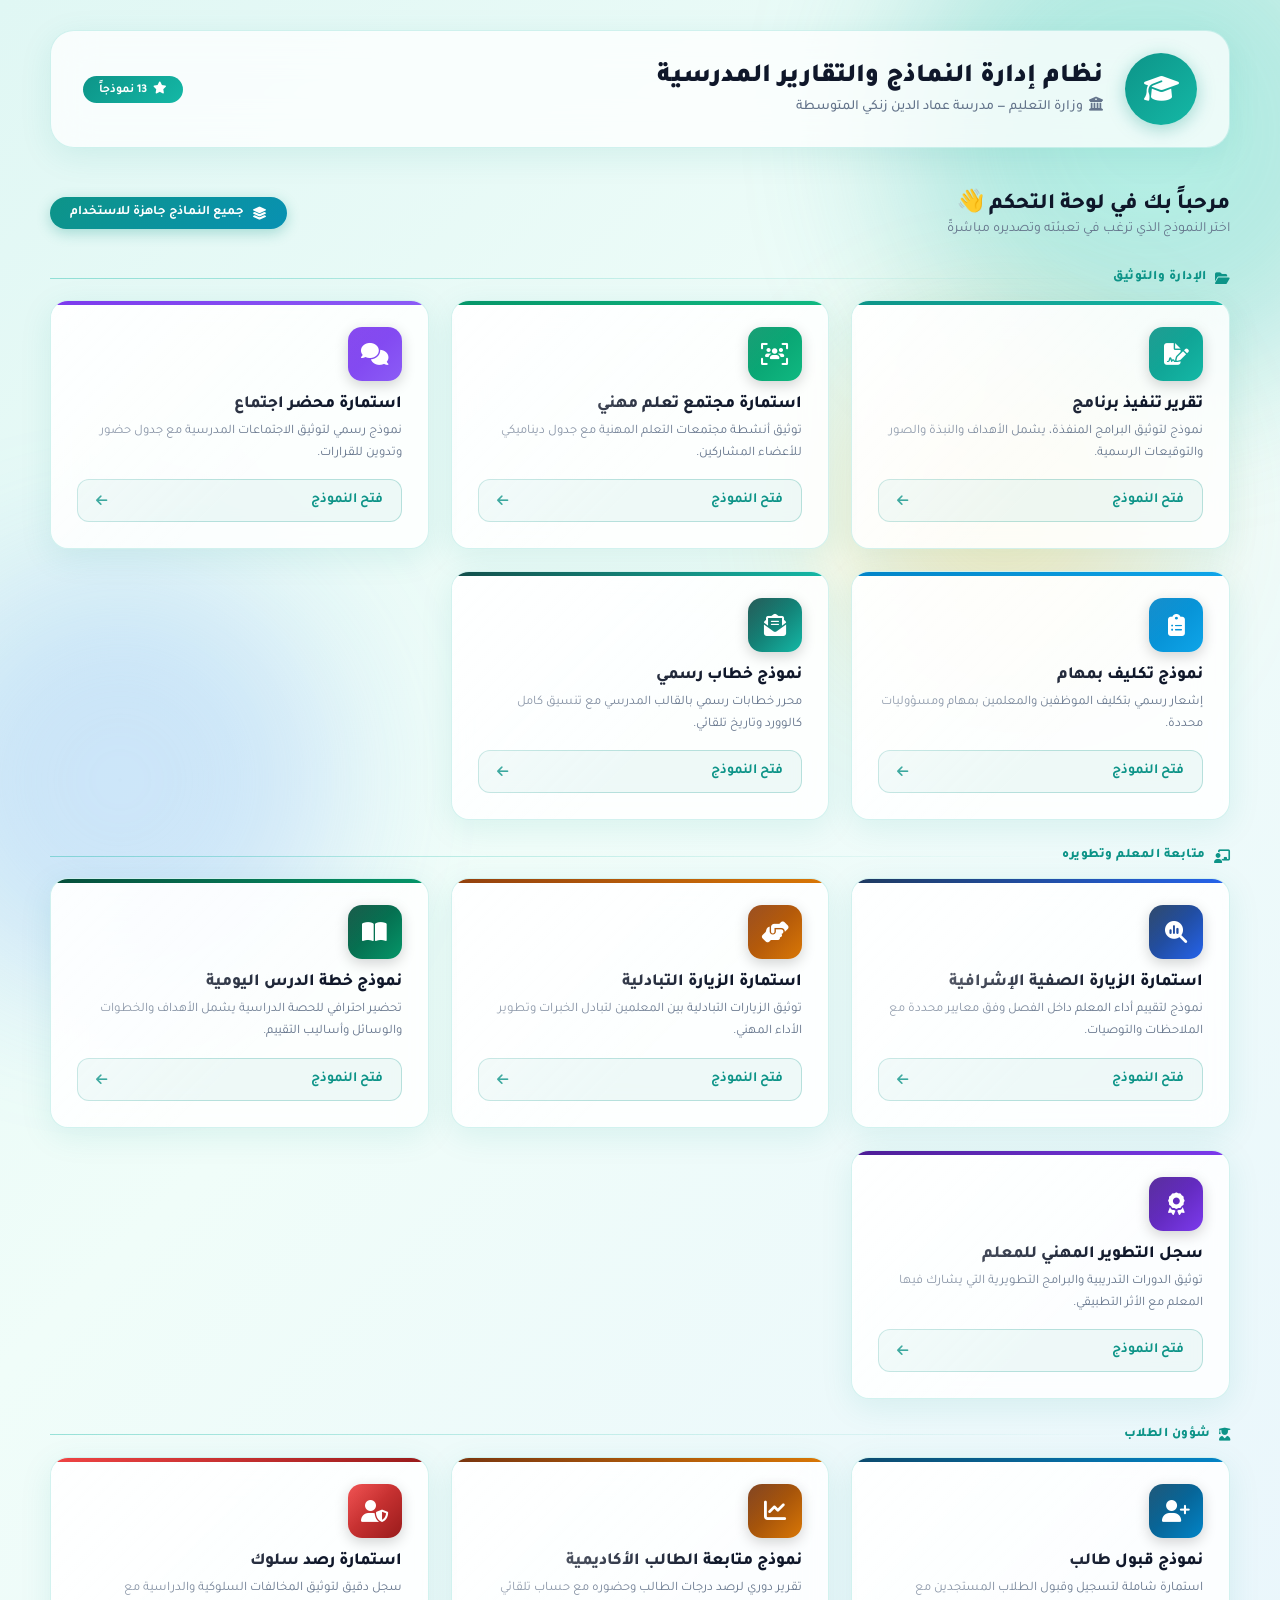
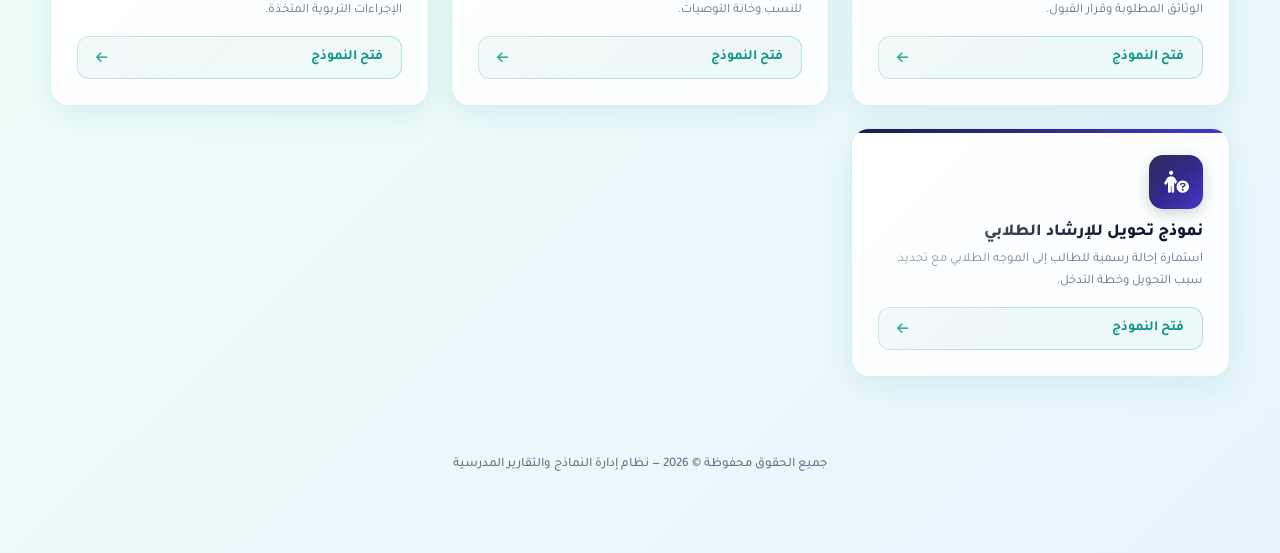
<file: index.html>
<!DOCTYPE html>
<html lang="ar" dir="rtl">
<head>
  <meta charset="UTF-8">
  <meta name="viewport" content="width=device-width, initial-scale=1.0">
  <title>نظام إدارة النماذج والتقارير المدرسية</title>
  <link href="https://fonts.googleapis.com/css2?family=Tajawal:wght@400;500;700;800;900&display=swap" rel="stylesheet">
  <link rel="stylesheet" href="https://cdnjs.cloudflare.com/ajax/libs/font-awesome/6.4.2/css/all.min.css">
  <link rel="manifest" href="./manifest.json">
  <style>
    :root {
      --primary: #0d9488;
      --primary-dark: #0f766e;
      --accent: #14b8a6;
      --bg: #f0fdf9;
      --card-bg: rgba(255,255,255,0.85);
      --text: #0f172a;
      --muted: #64748b;
      --border: rgba(20,184,166,0.18);
      --shadow: 0 8px 32px rgba(13,148,136,0.10);
      --shadow-hover: 0 20px 48px rgba(13,148,136,0.18);
      --r: 18px;
    }
    * { box-sizing: border-box; margin: 0; padding: 0; }

    body {
      font-family: 'Tajawal', sans-serif;
      background: linear-gradient(135deg, #e0f7f4 0%, #f0fdf9 40%, #e8f4fd 100%);
      min-height: 100vh;
      color: var(--text);
      direction: rtl;
      overflow-x: hidden;
    }

    /* ── Animated background blobs ── */
    .blob {
      position: fixed;
      border-radius: 50%;
      filter: blur(80px);
      opacity: 0.35;
      z-index: 0;
      animation: drift 14s ease-in-out infinite alternate;
    }
    .blob-1 { width:500px;height:500px;background:radial-gradient(circle,#5eead4,#0d9488); top:-120px;right:-120px; }
    .blob-2 { width:400px;height:400px;background:radial-gradient(circle,#bfdbfe,#3b82f6); bottom:-80px;left:-80px; animation-delay:-7s; }
    .blob-3 { width:300px;height:300px;background:radial-gradient(circle,#fde68a,#f59e0b); top:40%;right:10%; animation-delay:-3s; }
    @keyframes drift { from{transform:translateY(0) scale(1)} to{transform:translateY(40px) scale(1.07)} }

    /* ── Container ── */
    .wrap {
      max-width: 1220px;
      margin: 0 auto;
      padding: 30px 20px 60px;
      position: relative;
      z-index: 1;
    }

    /* ── Header ── */
    .site-header {
      display: flex;
      align-items: center;
      gap: 22px;
      background: rgba(255,255,255,0.75);
      backdrop-filter: blur(20px);
      -webkit-backdrop-filter: blur(20px);
      border: 1px solid var(--border);
      border-radius: 24px;
      padding: 22px 32px;
      margin-bottom: 40px;
      box-shadow: var(--shadow);
    }
    .site-header .logo-ring {
      width: 72px; height: 72px;
      border-radius: 50%;
      background: linear-gradient(135deg,#0d9488,#14b8a6);
      display: flex; align-items: center; justify-content: center;
      flex-shrink: 0;
      box-shadow: 0 4px 18px rgba(13,148,136,.35);
    }
    .site-header .logo-ring i { font-size: 28px; color: #fff; }
    .site-header .htext h1 { font-size: 26px; font-weight: 900; color: #0f172a; line-height: 1.2; }
    .site-header .htext p  { font-size: 14px; color: var(--muted); margin-top: 4px; font-weight: 500; }
    .site-header .badge {
      margin-right: auto;
      background: linear-gradient(135deg,#0d9488,#14b8a6);
      color: #fff;
      font-size: 12px;
      font-weight: 700;
      padding: 6px 16px;
      border-radius: 50px;
      white-space: nowrap;
    }

    /* ── Welcome strip ── */
    .welcome-strip {
      display: flex;
      align-items: center;
      justify-content: space-between;
      flex-wrap: wrap;
      gap: 12px;
      margin-bottom: 32px;
    }
    .welcome-strip h2 { font-size: 22px; font-weight: 800; color: #0f172a; }
    .welcome-strip p  { font-size: 14px; color: var(--muted); margin-top: 3px; }
    .count-pill {
      background: linear-gradient(135deg,#0d9488,#0891b2);
      color: #fff;
      font-size: 13px;
      font-weight: 700;
      padding: 8px 20px;
      border-radius: 50px;
      display: flex;
      align-items: center;
      gap: 8px;
      box-shadow: 0 4px 14px rgba(13,148,136,.3);
    }

    /* ── Category labels ── */
    .cat-label {
      font-size: 13px;
      font-weight: 800;
      color: var(--primary);
      letter-spacing: 0.5px;
      text-transform: uppercase;
      margin: 28px 0 14px;
      display: flex;
      align-items: center;
      gap: 8px;
    }
    .cat-label::after {
      content: '';
      flex: 1;
      height: 1px;
      background: linear-gradient(to left, transparent, var(--accent));
      opacity: 0.4;
    }

    /* ── Cards Grid ── */
    .cards-grid {
      display: grid;
      grid-template-columns: repeat(auto-fill, minmax(320px,1fr));
      gap: 22px;
    }

    .card {
      background: var(--card-bg);
      backdrop-filter: blur(16px);
      -webkit-backdrop-filter: blur(16px);
      border: 1px solid var(--border);
      border-radius: var(--r);
      padding: 26px;
      display: flex;
      flex-direction: column;
      gap: 14px;
      transition: transform 0.3s cubic-bezier(0.34,1.56,0.64,1), box-shadow 0.3s ease;
      box-shadow: var(--shadow);
      position: relative;
      overflow: hidden;
    }
    .card::before {
      content: '';
      position: absolute;
      inset: 0;
      background: linear-gradient(135deg, rgba(255,255,255,0.6) 0%, transparent 60%);
      pointer-events: none;
    }
    .card:hover {
      transform: translateY(-8px);
      box-shadow: var(--shadow-hover);
    }
    /* Coloured top stripe */
    .card::after {
      content: '';
      position: absolute;
      top: 0; left: 0; right: 0;
      height: 4px;
      border-radius: var(--r) var(--r) 0 0;
      background: var(--card-stripe, linear-gradient(90deg,#0d9488,#14b8a6));
    }

    .card-icon {
      width: 54px; height: 54px;
      border-radius: 14px;
      display: flex; align-items: center; justify-content: center;
      font-size: 22px;
      color: #fff;
      flex-shrink: 0;
      box-shadow: 0 4px 14px rgba(0,0,0,.18);
    }

    .card-body { flex: 1; }
    .card-body h3 { font-size: 17px; font-weight: 800; color: #0f172a; margin-bottom: 6px; }
    .card-body p  { font-size: 13px; color: var(--muted); line-height: 1.7; }

    .card-btn {
      display: inline-flex;
      align-items: center;
      justify-content: space-between;
      width: 100%;
      padding: 12px 18px;
      border-radius: 12px;
      border: 1.5px solid rgba(13,148,136,0.25);
      background: rgba(13,148,136,0.06);
      color: var(--primary);
      font-family: 'Tajawal', sans-serif;
      font-size: 14px;
      font-weight: 700;
      text-decoration: none;
      cursor: pointer;
      transition: all 0.25s ease;
    }
    .card-btn i { transition: transform 0.25s ease; font-size: 13px; }
    .card-btn:hover {
      background: linear-gradient(135deg,#0d9488,#14b8a6);
      color: #fff;
      border-color: transparent;
      box-shadow: 0 6px 20px rgba(13,148,136,.3);
    }
    .card-btn:hover i { transform: translateX(-4px); }

    /* ── Footer ── */
    .site-footer {
      text-align: center;
      margin-top: 60px;
      padding: 20px;
      font-size: 13px;
      color: var(--muted);
      font-weight: 500;
    }

    /* ── Responsive ── */
    @media (max-width: 600px) {
      .site-header { padding: 16px 18px; gap: 14px; }
      .site-header .htext h1 { font-size: 18px; }
      .site-header .badge { display: none; }
      .cards-grid { grid-template-columns: 1fr; }
    }
  </style>
</head>
<body>

<div class="blob blob-1"></div>
<div class="blob blob-2"></div>
<div class="blob blob-3"></div>

<div class="wrap">

  <!-- Header -->
  <header class="site-header">
    <div class="logo-ring"><i class="fa-solid fa-graduation-cap"></i></div>
    <div class="htext">
      <h1>نظام إدارة النماذج والتقارير المدرسية</h1>
      <p><i class="fa-solid fa-building-columns"></i> &nbsp;وزارة التعليم — مدرسة عماد الدين زنكي المتوسطة</p>
    </div>
    <span class="badge"><i class="fa-solid fa-star"></i> &nbsp;13 نموذجاً</span>
  </header>

  <!-- Welcome -->
  <div class="welcome-strip">
    <div>
      <h2>مرحباً بك في لوحة التحكم 👋</h2>
      <p>اختر النموذج الذي ترغب في تعبئته وتصديره مباشرةً</p>
    </div>
    <div class="count-pill"><i class="fa-solid fa-layer-group"></i> جميع النماذج جاهزة للاستخدام</div>
  </div>

  <!-- ── Category: الإدارة والتوثيق ── -->
  <div class="cat-label"><i class="fa-solid fa-folder-open"></i> الإدارة والتوثيق</div>
  <div class="cards-grid">

    <div class="card" style="--card-stripe:linear-gradient(90deg,#0d9488,#14b8a6)">
      <div class="card-icon" style="background:linear-gradient(135deg,#0d9488,#14b8a6)"><i class="fa-solid fa-file-signature"></i></div>
      <div class="card-body">
        <h3>تقرير تنفيذ برنامج</h3>
        <p>نموذج لتوثيق البرامج المنفذة، يشمل الأهداف والنبذة والصور والتوقيعات الرسمية.</p>
      </div>
      <a href="./pages/report-program.html" class="card-btn"><span>فتح النموذج</span><i class="fa-solid fa-arrow-left"></i></a>
    </div>

    <div class="card" style="--card-stripe:linear-gradient(90deg,#059669,#10b981)">
      <div class="card-icon" style="background:linear-gradient(135deg,#059669,#10b981)"><i class="fa-solid fa-users-viewfinder"></i></div>
      <div class="card-body">
        <h3>استمارة مجتمع تعلم مهني</h3>
        <p>توثيق أنشطة مجتمعات التعلم المهنية مع جدول ديناميكي للأعضاء المشاركين.</p>
      </div>
      <a href="./pages/plc-form.html" class="card-btn"><span>فتح النموذج</span><i class="fa-solid fa-arrow-left"></i></a>
    </div>

    <div class="card" style="--card-stripe:linear-gradient(90deg,#7c3aed,#8b5cf6)">
      <div class="card-icon" style="background:linear-gradient(135deg,#7c3aed,#8b5cf6)"><i class="fa-solid fa-comments"></i></div>
      <div class="card-body">
        <h3>استمارة محضر اجتماع</h3>
        <p>نموذج رسمي لتوثيق الاجتماعات المدرسية مع جدول حضور وتدوين للقرارات.</p>
      </div>
      <a href="./pages/meeting-minutes.html" class="card-btn"><span>فتح النموذج</span><i class="fa-solid fa-arrow-left"></i></a>
    </div>

    <div class="card" style="--card-stripe:linear-gradient(90deg,#0284c7,#0ea5e9)">
      <div class="card-icon" style="background:linear-gradient(135deg,#0284c7,#0ea5e9)"><i class="fa-solid fa-clipboard-list"></i></div>
      <div class="card-body">
        <h3>نموذج تكليف بمهام</h3>
        <p>إشعار رسمي بتكليف الموظفين والمعلمين بمهام ومسؤوليات محددة.</p>
      </div>
      <a href="./pages/task-assignment.html" class="card-btn"><span>فتح النموذج</span><i class="fa-solid fa-arrow-left"></i></a>
    </div>

    <div class="card" style="--card-stripe:linear-gradient(90deg,#134e4a,#14b8a6)">
      <div class="card-icon" style="background:linear-gradient(135deg,#134e4a,#14b8a6)"><i class="fa-solid fa-envelope-open-text"></i></div>
      <div class="card-body">
        <h3>نموذج خطاب رسمي</h3>
        <p>محرر خطابات رسمي بالقالب المدرسي مع تنسيق كامل كالوورد وتاريخ تلقائي.</p>
      </div>
      <a href="./pages/letter.html" class="card-btn"><span>فتح النموذج</span><i class="fa-solid fa-arrow-left"></i></a>
    </div>

  </div>

  <!-- ── Category: متابعة المعلم ── -->
  <div class="cat-label"><i class="fa-solid fa-chalkboard-user"></i> متابعة المعلم وتطويره</div>
  <div class="cards-grid">

    <div class="card" style="--card-stripe:linear-gradient(90deg,#1e3a5f,#2563eb)">
      <div class="card-icon" style="background:linear-gradient(135deg,#1e3a5f,#2563eb)"><i class="fa-solid fa-magnifying-glass-chart"></i></div>
      <div class="card-body">
        <h3>استمارة الزيارة الصفية الإشرافية</h3>
        <p>نموذج لتقييم أداء المعلم داخل الفصل وفق معايير محددة مع الملاحظات والتوصيات.</p>
      </div>
      <a href="./pages/classroom-visit.html" class="card-btn"><span>فتح النموذج</span><i class="fa-solid fa-arrow-left"></i></a>
    </div>

    <div class="card" style="--card-stripe:linear-gradient(90deg,#92400e,#d97706)">
      <div class="card-icon" style="background:linear-gradient(135deg,#92400e,#d97706)"><i class="fa-solid fa-handshake-angle"></i></div>
      <div class="card-body">
        <h3>استمارة الزيارة التبادلية</h3>
        <p>توثيق الزيارات التبادلية بين المعلمين لتبادل الخبرات وتطوير الأداء المهني.</p>
      </div>
      <a href="./pages/peer-visit.html" class="card-btn"><span>فتح النموذج</span><i class="fa-solid fa-arrow-left"></i></a>
    </div>

    <div class="card" style="--card-stripe:linear-gradient(90deg,#064e3b,#059669)">
      <div class="card-icon" style="background:linear-gradient(135deg,#064e3b,#059669)"><i class="fa-solid fa-book-open"></i></div>
      <div class="card-body">
        <h3>نموذج خطة الدرس اليومية</h3>
        <p>تحضير احترافي للحصة الدراسية يشمل الأهداف والخطوات والوسائل وأساليب التقييم.</p>
      </div>
      <a href="./pages/lesson-plan.html" class="card-btn"><span>فتح النموذج</span><i class="fa-solid fa-arrow-left"></i></a>
    </div>

    <div class="card" style="--card-stripe:linear-gradient(90deg,#4c1d95,#7c3aed)">
      <div class="card-icon" style="background:linear-gradient(135deg,#4c1d95,#7c3aed)"><i class="fa-solid fa-award"></i></div>
      <div class="card-body">
        <h3>سجل التطوير المهني للمعلم</h3>
        <p>توثيق الدورات التدريبية والبرامج التطويرية التي يشارك فيها المعلم مع الأثر التطبيقي.</p>
      </div>
      <a href="./pages/prof-dev.html" class="card-btn"><span>فتح النموذج</span><i class="fa-solid fa-arrow-left"></i></a>
    </div>

  </div>

  <!-- ── Category: شؤون الطلاب ── -->
  <div class="cat-label"><i class="fa-solid fa-user-graduate"></i> شؤون الطلاب</div>
  <div class="cards-grid">

    <div class="card" style="--card-stripe:linear-gradient(90deg,#0c4a6e,#0284c7)">
      <div class="card-icon" style="background:linear-gradient(135deg,#0c4a6e,#0284c7)"><i class="fa-solid fa-user-plus"></i></div>
      <div class="card-body">
        <h3>نموذج قبول طالب</h3>
        <p>استمارة شاملة لتسجيل وقبول الطلاب المستجدين مع الوثائق المطلوبة وقرار القبول.</p>
      </div>
      <a href="./pages/student-admission.html" class="card-btn"><span>فتح النموذج</span><i class="fa-solid fa-arrow-left"></i></a>
    </div>

    <div class="card" style="--card-stripe:linear-gradient(90deg,#78350f,#d97706)">
      <div class="card-icon" style="background:linear-gradient(135deg,#78350f,#d97706)"><i class="fa-solid fa-chart-line"></i></div>
      <div class="card-body">
        <h3>نموذج متابعة الطالب الأكاديمية</h3>
        <p>تقرير دوري لرصد درجات الطالب وحضوره مع حساب تلقائي للنسب وخانة التوصيات.</p>
      </div>
      <a href="./pages/academic-tracking.html" class="card-btn"><span>فتح النموذج</span><i class="fa-solid fa-arrow-left"></i></a>
    </div>

    <div class="card" style="--card-stripe:linear-gradient(90deg,#ef4444,#991b1b)">
      <div class="card-icon" style="background:linear-gradient(135deg,#ef4444,#991b1b)"><i class="fa-solid fa-user-shield"></i></div>
      <div class="card-body">
        <h3>استمارة رصد سلوك</h3>
        <p>سجل دقيق لتوثيق المخالفات السلوكية والدراسية مع الإجراءات التربوية المتخذة.</p>
      </div>
      <a href="./pages/behavior-incident.html" class="card-btn"><span>فتح النموذج</span><i class="fa-solid fa-arrow-left"></i></a>
    </div>

    <div class="card" style="--card-stripe:linear-gradient(90deg,#1e1b4b,#4338ca)">
      <div class="card-icon" style="background:linear-gradient(135deg,#1e1b4b,#4338ca)"><i class="fa-solid fa-person-circle-question"></i></div>
      <div class="card-body">
        <h3>نموذج تحويل للإرشاد الطلابي</h3>
        <p>استمارة إحالة رسمية للطالب إلى الموجه الطلابي مع تحديد سبب التحويل وخطة التدخل.</p>
      </div>
      <a href="./pages/student-referral.html" class="card-btn"><span>فتح النموذج</span><i class="fa-solid fa-arrow-left"></i></a>
    </div>

  </div>

  <footer class="site-footer">
    <p>جميع الحقوق محفوظة &copy; 2026 — نظام إدارة النماذج والتقارير المدرسية</p>
  </footer>

</div>

</body>
</html>
</file>
